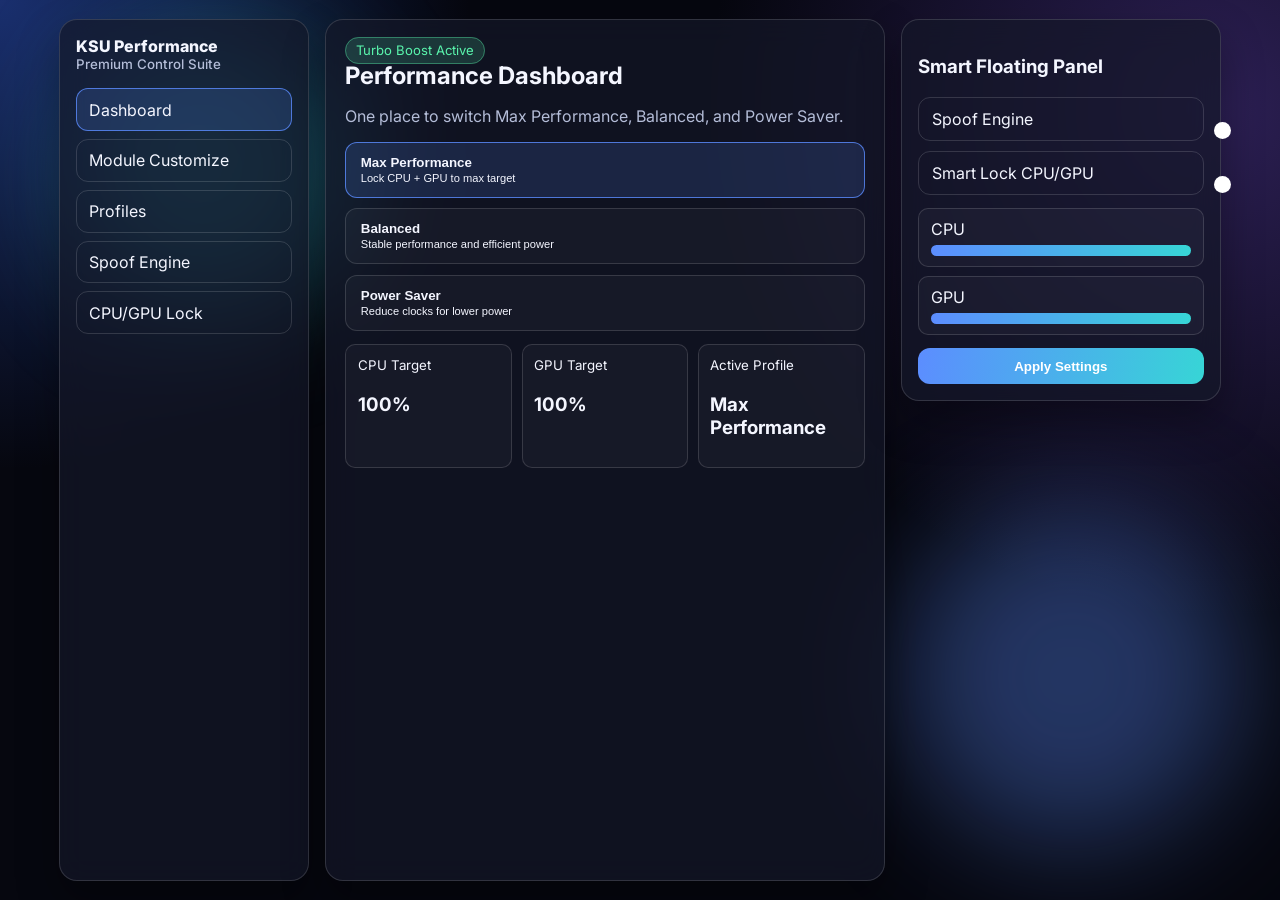
<file: index.html>
<!doctype html>
<html lang="en">
<head>
  <meta charset="UTF-8" />
  <meta name="viewport" content="width=device-width, initial-scale=1.0" />
  <title>KSU Performance Module • Dashboard</title>
  <link rel="preconnect" href="https://fonts.googleapis.com" />
  <link rel="preconnect" href="https://fonts.gstatic.com" crossorigin />
  <link href="https://fonts.googleapis.com/css2?family=Inter:wght@400;500;700;800&display=swap" rel="stylesheet" />
  <link rel="stylesheet" href="assets/css/app.css" />
  <link rel="stylesheet" href="assets/css/module-customize.css" />
</head>
<body>
  <div class="bg-orb orb-a"></div><div class="bg-orb orb-b"></div>
  <div class="app-shell">
    <aside class="sidebar glass">
      <div class="brand">KSU Performance<small>Premium Control Suite</small></div>
      <nav class="nav">
        <a href="index.html" class="active">Dashboard</a>
        <a href="module-customize.html">Module Customize</a>
        <a href="module-profiles.html">Profiles</a>
        <a href="module-spoof.html">Spoof Engine</a>
        <a href="module-lock.html">CPU/GPU Lock</a>
      </nav>
    </aside>

    <main class="main glass">
      <section class="top">
        <span class="status" id="systemStatus">Ready</span>
        <h1>Performance Dashboard</h1>
        <p class="sub">One place to switch Max Performance, Balanced, and Power Saver.</p>
      </section>

      <section class="mode-grid" id="modeGrid">
        <button class="mode-card active" data-mode="max"><strong>Max Performance</strong><br /><small>Lock CPU + GPU to max target</small></button>
        <button class="mode-card" data-mode="balance"><strong>Balanced</strong><br /><small>Stable performance and efficient power</small></button>
        <button class="mode-card" data-mode="saver"><strong>Power Saver</strong><br /><small>Reduce clocks for lower power</small></button>
      </section>

      <section class="kpi">
        <div class="item"><small>CPU Target</small><h3 id="cpuLabel">100%</h3></div>
        <div class="item"><small>GPU Target</small><h3 id="gpuLabel">100%</h3></div>
        <div class="item"><small>Active Profile</small><h3 id="activeProfile">Max Performance</h3></div>
      </section>
    </main>

    <aside class="right-panel glass">
      <h3>Smart Floating Panel</h3>
      <div class="switch-item"><span>Spoof Engine</span><label><input type="checkbox" id="spoofToggle" checked /><i></i></label></div>
      <div class="switch-item" style="margin-top:.6rem"><span>Smart Lock CPU/GPU</span><label><input type="checkbox" id="lockToggle" checked /><i></i></label></div>
      <div class="list">
        <div class="item"><span>CPU</span><div class="meter"><span id="cpuFill" style="width:100%"></span></div></div>
        <div class="item"><span>GPU</span><div class="meter"><span id="gpuFill" style="width:100%"></span></div></div>
      </div>
      <button class="btn" id="applyBtn" style="margin-top:.8rem; width:100%">Apply Settings</button>
    </aside>
  </div>
  <script src="assets/js/app.js"></script>
</body>
</html>
</file>
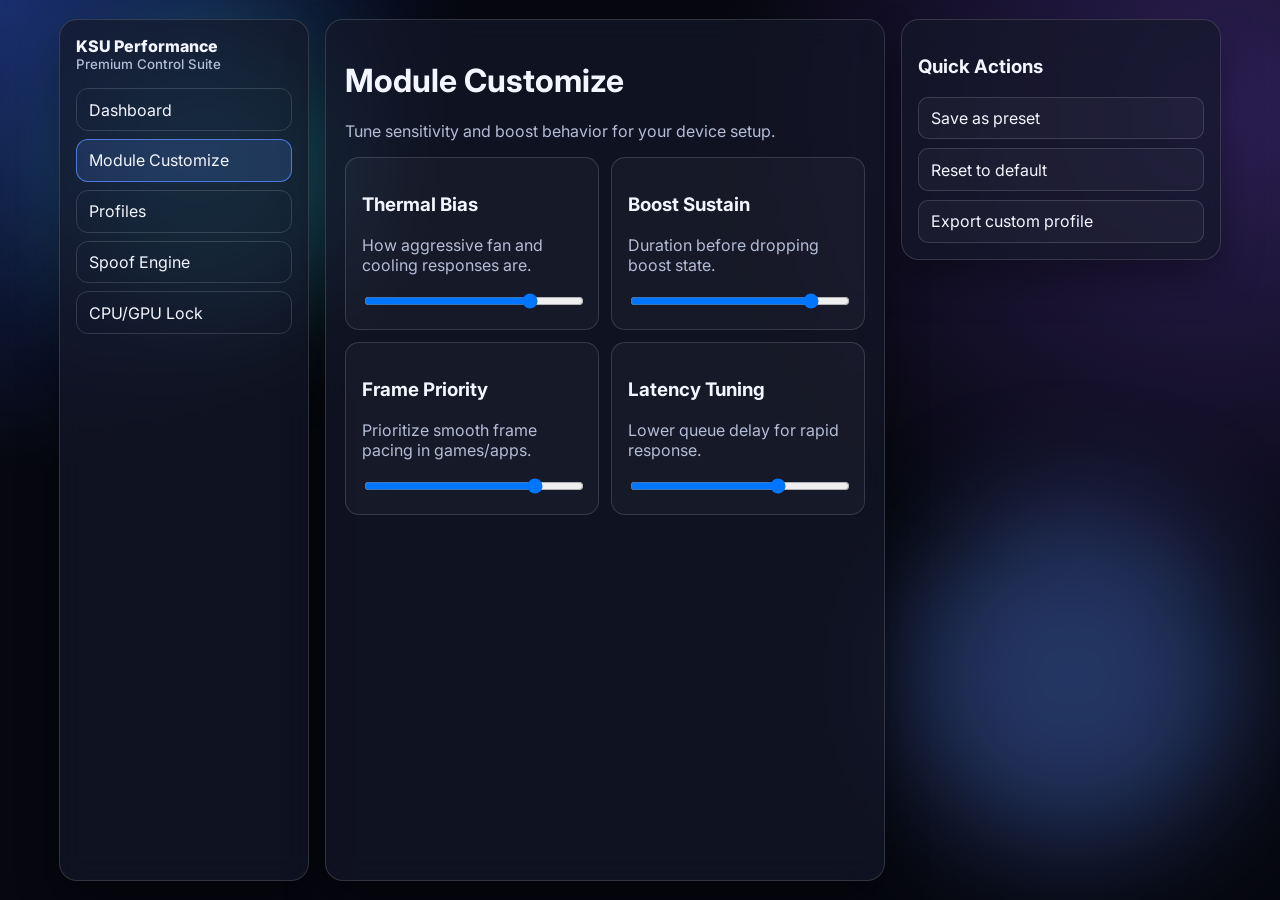
<file: module-customize.html>
<!doctype html>
<html lang="en"><head>
  <meta charset="UTF-8" /><meta name="viewport" content="width=device-width, initial-scale=1.0" />
  <title>Module Customize</title>
  <link rel="preconnect" href="https://fonts.googleapis.com" />
  <link rel="preconnect" href="https://fonts.gstatic.com" crossorigin />
  <link href="https://fonts.googleapis.com/css2?family=Inter:wght@400;500;700;800&display=swap" rel="stylesheet" />
  <link rel="stylesheet" href="assets/css/app.css" /><link rel="stylesheet" href="assets/css/module-customize.css" />
</head>
<body>
  <div class="bg-orb orb-a"></div><div class="bg-orb orb-b"></div>
  <div class="app-shell">
    <aside class="sidebar glass"><div class="brand">KSU Performance<small>Premium Control Suite</small></div><nav class="nav">
      <a href="index.html">Dashboard</a><a href="module-customize.html" class="active">Module Customize</a><a href="module-profiles.html">Profiles</a><a href="module-spoof.html">Spoof Engine</a><a href="module-lock.html">CPU/GPU Lock</a>
    </nav></aside>
    <main class="main glass">
      <h1>Module Customize</h1><p class="sub">Tune sensitivity and boost behavior for your device setup.</p>
      <div class="grid-2">
        <div class="card"><h3>Thermal Bias</h3><p class="sub">How aggressive fan and cooling responses are.</p><input type="range" min="1" max="100" value="78" style="width:100%" /></div>
        <div class="card"><h3>Boost Sustain</h3><p class="sub">Duration before dropping boost state.</p><input type="range" min="1" max="100" value="85" style="width:100%" /></div>
        <div class="card"><h3>Frame Priority</h3><p class="sub">Prioritize smooth frame pacing in games/apps.</p><input type="range" min="1" max="100" value="80" style="width:100%" /></div>
        <div class="card"><h3>Latency Tuning</h3><p class="sub">Lower queue delay for rapid response.</p><input type="range" min="1" max="100" value="69" style="width:100%" /></div>
      </div>
    </main>
    <aside class="right-panel glass"><h3>Quick Actions</h3><div class="list"><div class="item">Save as preset</div><div class="item">Reset to default</div><div class="item">Export custom profile</div></div></aside>
  </div>
</body></html>
</file>
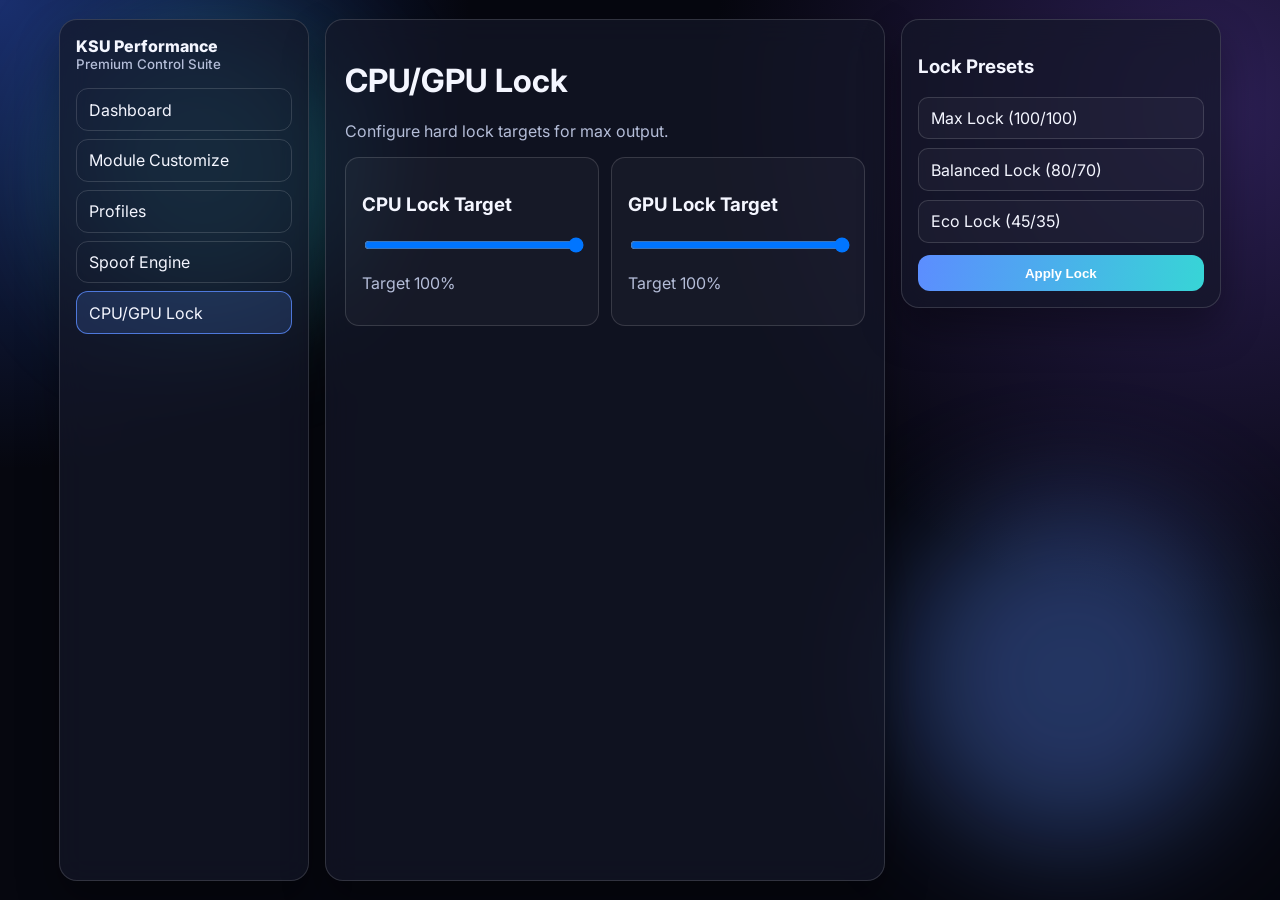
<file: module-lock.html>
<!doctype html>
<html lang="en"><head>
  <meta charset="UTF-8" /><meta name="viewport" content="width=device-width, initial-scale=1.0" />
  <title>CPU/GPU Lock</title>
  <link rel="preconnect" href="https://fonts.googleapis.com" />
  <link rel="preconnect" href="https://fonts.gstatic.com" crossorigin />
  <link href="https://fonts.googleapis.com/css2?family=Inter:wght@400;500;700;800&display=swap" rel="stylesheet" />
  <link rel="stylesheet" href="assets/css/app.css" />
</head>
<body>
  <div class="bg-orb orb-a"></div><div class="bg-orb orb-b"></div>
  <div class="app-shell">
    <aside class="sidebar glass"><div class="brand">KSU Performance<small>Premium Control Suite</small></div><nav class="nav"><a href="index.html">Dashboard</a><a href="module-customize.html">Module Customize</a><a href="module-profiles.html">Profiles</a><a href="module-spoof.html">Spoof Engine</a><a class="active" href="module-lock.html">CPU/GPU Lock</a></nav></aside>
    <main class="main glass"><h1>CPU/GPU Lock</h1><p class="sub">Configure hard lock targets for max output.</p><div class="grid-2"><div class="card"><h3>CPU Lock Target</h3><input type="range" min="10" max="100" value="100" style="width:100%"><p class="sub">Target 100%</p></div><div class="card"><h3>GPU Lock Target</h3><input type="range" min="10" max="100" value="100" style="width:100%"><p class="sub">Target 100%</p></div></div></main>
    <aside class="right-panel glass"><h3>Lock Presets</h3><div class="list"><div class="item">Max Lock (100/100)</div><div class="item">Balanced Lock (80/70)</div><div class="item">Eco Lock (45/35)</div></div><button class="btn" style="margin-top:.8rem;width:100%">Apply Lock</button></aside>
  </div>
</body></html>
</file>
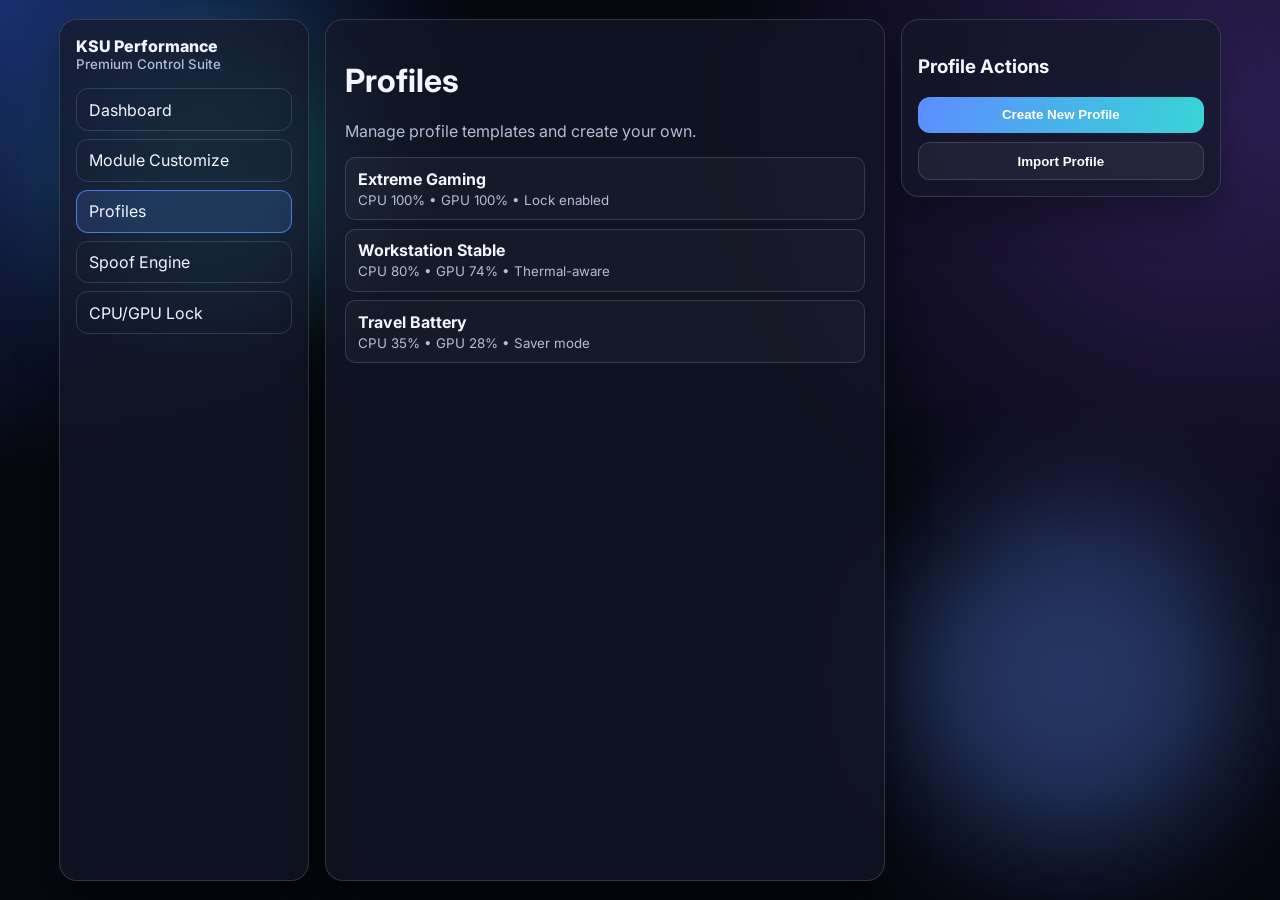
<file: module-profiles.html>
<!doctype html>
<html lang="en"><head>
  <meta charset="UTF-8" /><meta name="viewport" content="width=device-width, initial-scale=1.0" />
  <title>Profiles</title>
  <link rel="preconnect" href="https://fonts.googleapis.com" />
  <link rel="preconnect" href="https://fonts.gstatic.com" crossorigin />
  <link href="https://fonts.googleapis.com/css2?family=Inter:wght@400;500;700;800&display=swap" rel="stylesheet" />
  <link rel="stylesheet" href="assets/css/app.css" />
</head>
<body>
  <div class="bg-orb orb-a"></div><div class="bg-orb orb-b"></div>
  <div class="app-shell">
    <aside class="sidebar glass"><div class="brand">KSU Performance<small>Premium Control Suite</small></div><nav class="nav"><a href="index.html">Dashboard</a><a href="module-customize.html">Module Customize</a><a class="active" href="module-profiles.html">Profiles</a><a href="module-spoof.html">Spoof Engine</a><a href="module-lock.html">CPU/GPU Lock</a></nav></aside>
    <main class="main glass"><h1>Profiles</h1><p class="sub">Manage profile templates and create your own.</p><div class="list"><div class="item"><strong>Extreme Gaming</strong><br><small class="sub">CPU 100% • GPU 100% • Lock enabled</small></div><div class="item"><strong>Workstation Stable</strong><br><small class="sub">CPU 80% • GPU 74% • Thermal-aware</small></div><div class="item"><strong>Travel Battery</strong><br><small class="sub">CPU 35% • GPU 28% • Saver mode</small></div></div></main>
    <aside class="right-panel glass"><h3>Profile Actions</h3><button class="btn" style="width:100%">Create New Profile</button><button class="btn ghost" style="width:100%;margin-top:.6rem">Import Profile</button></aside>
  </div>
</body></html>
</file>
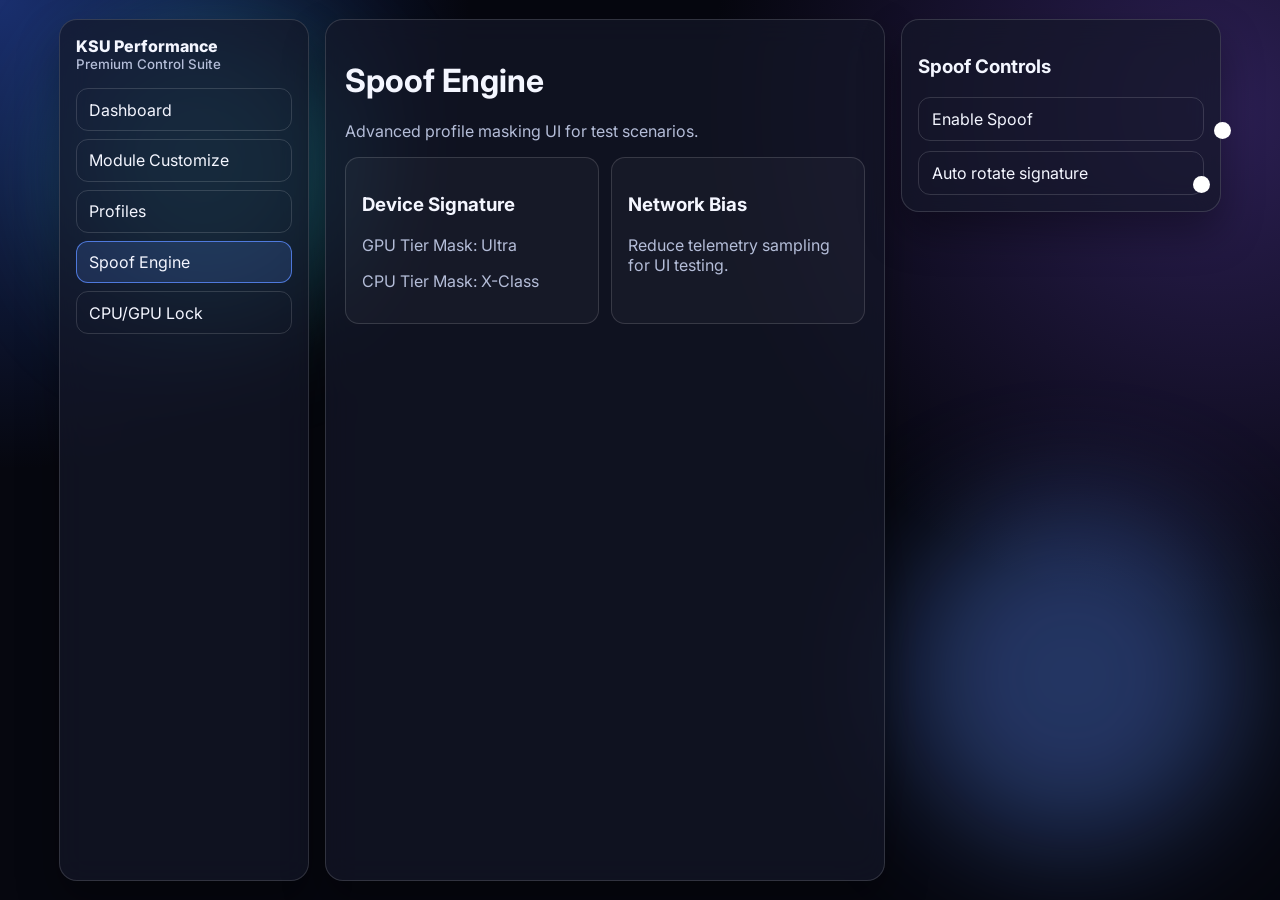
<file: module-spoof.html>
<!doctype html>
<html lang="en"><head>
  <meta charset="UTF-8" /><meta name="viewport" content="width=device-width, initial-scale=1.0" />
  <title>Spoof Engine</title>
  <link rel="preconnect" href="https://fonts.googleapis.com" />
  <link rel="preconnect" href="https://fonts.gstatic.com" crossorigin />
  <link href="https://fonts.googleapis.com/css2?family=Inter:wght@400;500;700;800&display=swap" rel="stylesheet" />
  <link rel="stylesheet" href="assets/css/app.css" />
</head>
<body>
  <div class="bg-orb orb-a"></div><div class="bg-orb orb-b"></div>
  <div class="app-shell">
    <aside class="sidebar glass"><div class="brand">KSU Performance<small>Premium Control Suite</small></div><nav class="nav"><a href="index.html">Dashboard</a><a href="module-customize.html">Module Customize</a><a href="module-profiles.html">Profiles</a><a class="active" href="module-spoof.html">Spoof Engine</a><a href="module-lock.html">CPU/GPU Lock</a></nav></aside>
    <main class="main glass"><h1>Spoof Engine</h1><p class="sub">Advanced profile masking UI for test scenarios.</p><div class="grid-2"><div class="card"><h3>Device Signature</h3><p class="sub">GPU Tier Mask: Ultra</p><p class="sub">CPU Tier Mask: X-Class</p></div><div class="card"><h3>Network Bias</h3><p class="sub">Reduce telemetry sampling for UI testing.</p></div></div></main>
    <aside class="right-panel glass"><h3>Spoof Controls</h3><div class="switch-item"><span>Enable Spoof</span><label><input type="checkbox" checked><i></i></label></div><div class="switch-item" style="margin-top:.6rem"><span>Auto rotate signature</span><label><input type="checkbox"><i></i></label></div></aside>
  </div>
</body></html>
</file>
<file: assets/css/app.css>
:root {
  --bg: #06070f;
  --panel: rgba(20, 23, 40, 0.7);
  --line: rgba(255, 255, 255, 0.14);
  --text: #f4f6ff;
  --sub: #b4bdd8;
  --primary: #5c8dff;
  --accent: #37d5d6;
  --good: #5af5ad;
  --warn: #ffd36a;
}

* { box-sizing: border-box; }
body {
  margin: 0;
  font-family: "Inter", system-ui, sans-serif;
  color: var(--text);
  background: radial-gradient(circle at 0% 0%, #1a2f6e 0%, transparent 30%),
    radial-gradient(circle at 95% 12%, #2c1f54 0%, transparent 35%), var(--bg);
  min-height: 100vh;
}

.bg-orb { position: fixed; border-radius: 999px; filter: blur(60px); z-index: 0; pointer-events: none; }
.orb-a { width: 280px; height: 280px; background: rgba(55,213,214,.35); top: 4%; left: 6%; }
.orb-b { width: 340px; height: 340px; background: rgba(92,141,255,.35); right: 3%; bottom: 6%; }

.app-shell {
  position: relative; z-index: 1;
  max-width: 1200px; margin: 0 auto; padding: 1.2rem;
  display: grid; grid-template-columns: 250px 1fr 320px; gap: 1rem;
}
.glass { background: var(--panel); border: 1px solid var(--line); border-radius: 18px; backdrop-filter: blur(14px); box-shadow: 0 20px 40px rgba(0,0,0,.34); }

.sidebar { padding: 1rem; position: sticky; top: 1rem; height: calc(100vh - 2.4rem); }
.brand { font-weight: 800; margin-bottom: .9rem; }
.brand small { display: block; color: var(--sub); font-weight: 500; }
.nav { display: grid; gap: .5rem; margin-top: 1rem; }
.nav a { text-decoration: none; color: var(--text); padding: .65rem .75rem; border: 1px solid var(--line); border-radius: 12px; }
.nav a.active, .nav a:hover { background: rgba(92,141,255,.17); border-color: rgba(92,141,255,.8); }

.main { padding: 1.2rem; }
.top h1 { margin: .1rem 0 .4rem; }
.sub { color: var(--sub); }

.grid-2 { display:grid; grid-template-columns: 1fr 1fr; gap: .8rem; margin-top: 1rem; }
.card { padding: 1rem; border: 1px solid var(--line); border-radius: 14px; background: rgba(255,255,255,.03); }

.switch-item { display: flex; justify-content: space-between; align-items: center; gap: .7rem; padding: .7rem .8rem; border: 1px solid var(--line); border-radius: 12px; }
.switch-item input { display: none; }
.switch-item i { width:44px;height:24px;border-radius:999px;background:#4a5068;position:relative; }
.switch-item i:after { content:""; position:absolute; width:17px;height:17px;border-radius:999px;background:white; left:3px; top:3.5px; transition:.2s; }
.switch-item input:checked + i { background: linear-gradient(90deg,var(--primary),var(--accent)); }
.switch-item input:checked + i:after { left:24px; }

.right-panel { padding: 1rem; position: sticky; top: 1rem; height: fit-content; }
.status { font-size: .82rem; padding: .28rem .6rem; border-radius: 999px; border:1px solid rgba(90,245,173,.38); background: rgba(90,245,173,.16); color: var(--good); }
.meter { height: 11px; background: rgba(255,255,255,.1); border-radius: 999px; overflow: hidden; margin-top: .35rem; }
.meter span { display:block; height:100%; background: linear-gradient(90deg,var(--primary),var(--accent)); }
.btn { border:0; border-radius: 12px; padding: .66rem .95rem; color:#fff; font-weight:700; cursor:pointer; background: linear-gradient(100deg,#5c8dff,#37d5d6); }
.btn.ghost { background: rgba(255,255,255,.05); border:1px solid var(--line); }

.list { display:grid; gap:.55rem; margin-top:.8rem; }
.list .item { padding:.65rem .75rem; border:1px solid var(--line); border-radius:10px; background: rgba(255,255,255,.03); }

@media (max-width: 980px) {
  .app-shell { grid-template-columns: 1fr; }
  .sidebar, .right-panel { position: static; height: auto; }
  .grid-2 { grid-template-columns: 1fr; }
}
</file>
<file: assets/css/module-customize.css>
.mode-grid { display:grid; gap:.65rem; margin-top: 1rem; }
.mode-card { border:1px solid var(--line); background: rgba(255,255,255,.03); color: var(--text); border-radius: 12px; padding: .75rem .9rem; cursor:pointer; text-align:left; }
.mode-card.active, .mode-card:hover { border-color: rgba(92,141,255,.8); background: rgba(92,141,255,.16); }
.kpi { display:grid; grid-template-columns: repeat(3, 1fr); gap:.6rem; margin-top: .8rem; }
.kpi .item { padding:.6rem .7rem; border:1px solid var(--line); border-radius: 10px; background: rgba(255,255,255,.03); }
</file>
